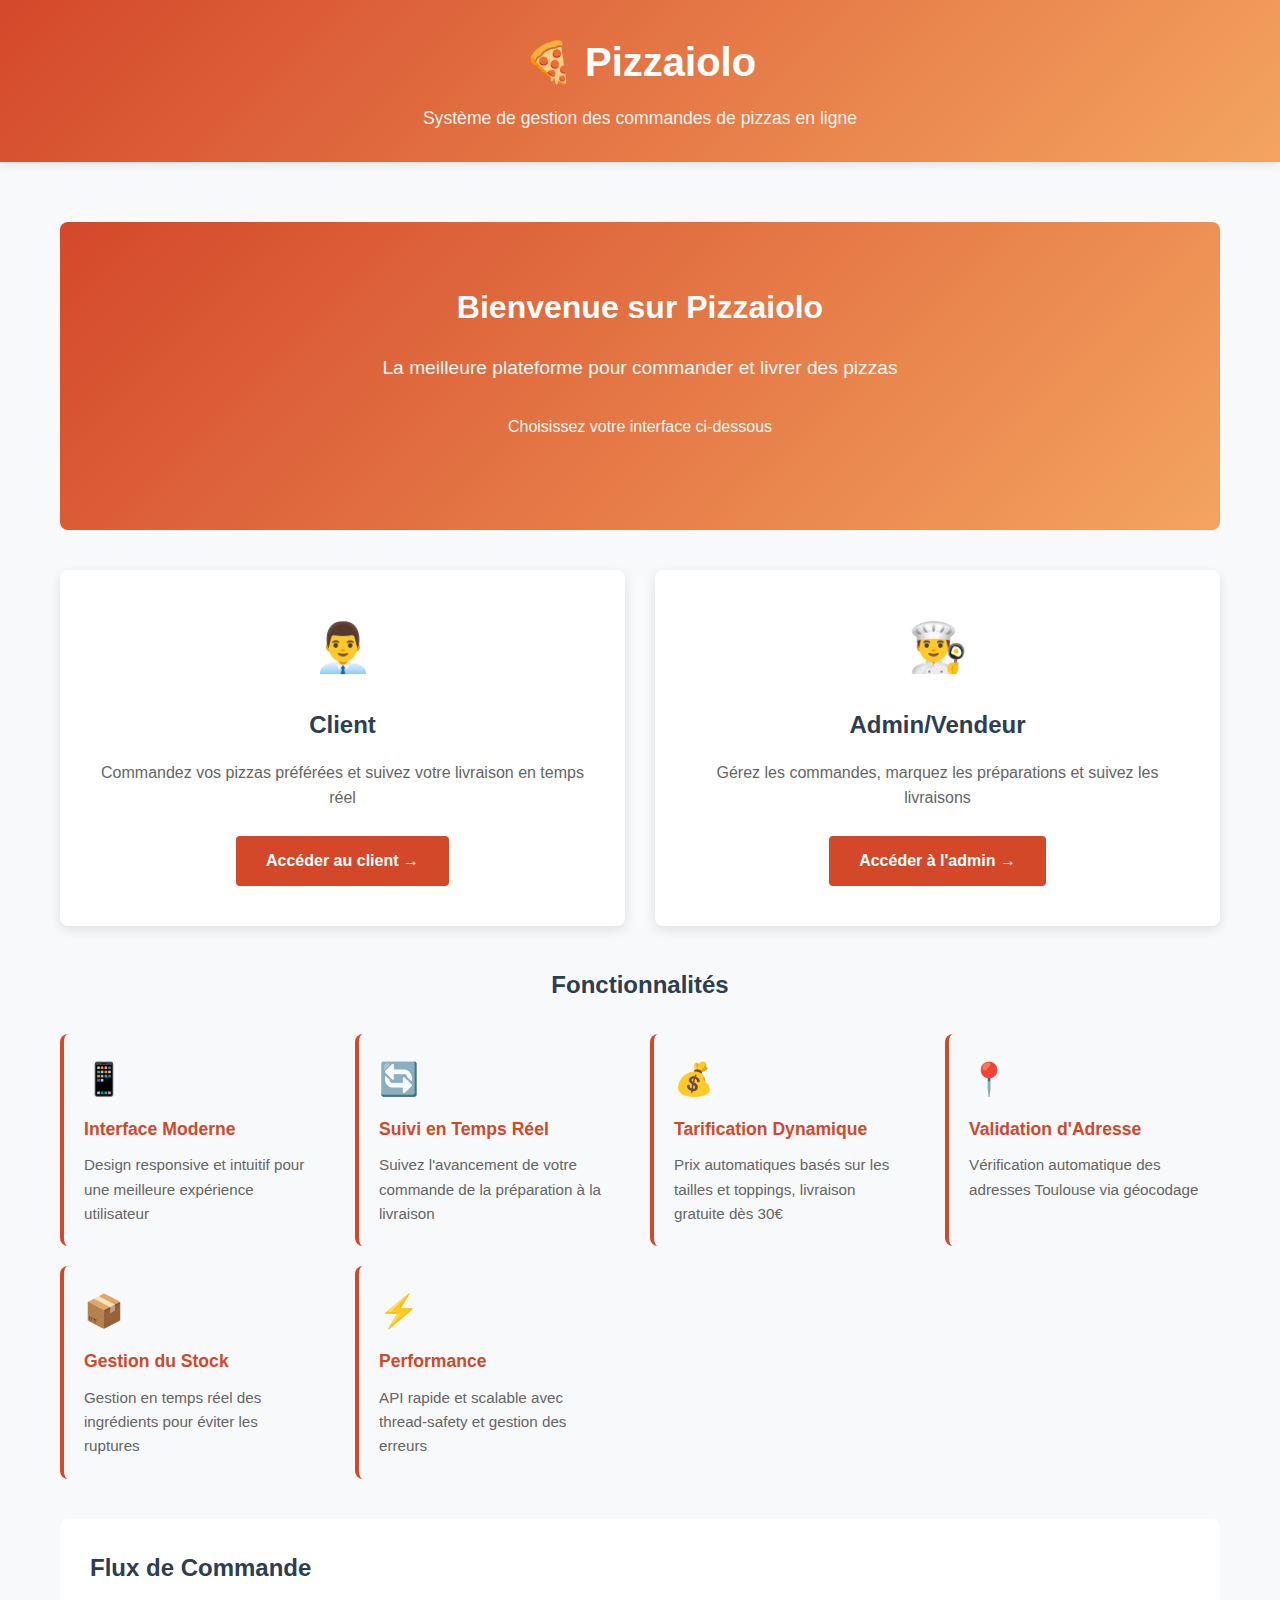
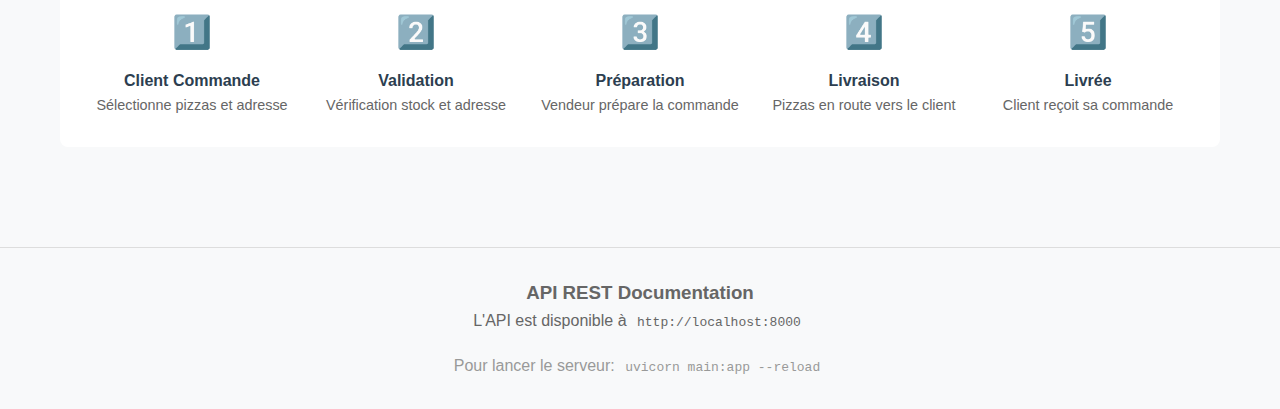
<file: static/index.html>
<!DOCTYPE html>
<html lang="fr">
<head>
    <meta charset="UTF-8">
    <meta name="viewport" content="width=device-width, initial-scale=1.0">
    <title>Pizzaiolo - Accueil</title>
    <link rel="stylesheet" href="/static/css/style.css">
    <style>
        .hero {
            text-align: center;
            padding: 60px 20px;
            background: linear-gradient(135deg, var(--primary-color), var(--secondary-color));
            color: white;
            border-radius: 8px;
            margin-bottom: 40px;
        }

        .hero h2 {
            font-size: 2em;
            margin-bottom: 20px;
        }

        .hero p {
            font-size: 1.2em;
            margin-bottom: 30px;
            opacity: 0.95;
        }

        .links-grid {
            display: grid;
            grid-template-columns: repeat(auto-fit, minmax(300px, 1fr));
            gap: 30px;
            margin-bottom: 40px;
        }

        .link-card {
            background: white;
            border-radius: 8px;
            padding: 40px 30px;
            text-align: center;
            box-shadow: 0 4px 12px rgba(0,0,0,0.1);
            transition: all 0.3s;
        }

        .link-card:hover {
            transform: translateY(-10px);
            box-shadow: 0 8px 20px rgba(0,0,0,0.15);
        }

        .link-card-icon {
            font-size: 3em;
            margin-bottom: 20px;
        }

        .link-card h3 {
            font-size: 1.5em;
            margin-bottom: 15px;
            color: var(--dark-text);
        }

        .link-card p {
            color: #666;
            margin-bottom: 25px;
            line-height: 1.6;
        }

        .link-card a {
            display: inline-block;
            padding: 12px 30px;
            background: var(--primary-color);
            color: white;
            text-decoration: none;
            border-radius: 4px;
            font-weight: bold;
            transition: all 0.3s;
        }

        .link-card a:hover {
            background-color: #c13d22;
            transform: scale(1.05);
        }

        .features {
            display: grid;
            grid-template-columns: repeat(auto-fit, minmax(250px, 1fr));
            gap: 20px;
            margin-bottom: 40px;
        }

        .feature {
            padding: 20px;
            background: var(--light-bg);
            border-radius: 8px;
            border-left: 4px solid var(--primary-color);
        }

        .feature-icon {
            font-size: 2em;
            margin-bottom: 10px;
        }

        .feature h4 {
            font-size: 1.1em;
            margin-bottom: 10px;
            color: var(--primary-color);
        }

        .feature p {
            color: #666;
            font-size: 0.95em;
        }

        .footer {
            text-align: center;
            padding: 30px 20px;
            background: var(--light-bg);
            border-top: 1px solid var(--border-color);
            margin-top: 40px;
            color: #666;
        }
    </style>
</head>
<body>
    <header>
        <h1>🍕 Pizzaiolo</h1>
        <p>Système de gestion des commandes de pizzas en ligne</p>
    </header>

    <div class="container">
        <div class="hero">
            <h2>Bienvenue sur Pizzaiolo</h2>
            <p>La meilleure plateforme pour commander et livrer des pizzas</p>
            <p style="font-size: 1em;">Choisissez votre interface ci-dessous</p>
        </div>

        <div class="links-grid">
            <div class="link-card">
                <div class="link-card-icon">👨‍💼</div>
                <h3>Client</h3>
                <p>Commandez vos pizzas préférées et suivez votre livraison en temps réel</p>
                <a href="/static/client.html">Accéder au client →</a>
            </div>

            <div class="link-card">
                <div class="link-card-icon">👨‍🍳</div>
                <h3>Admin/Vendeur</h3>
                <p>Gérez les commandes, marquez les préparations et suivez les livraisons</p>
                <a href="/static/admin.html">Accéder à l'admin →</a>
            </div>
        </div>

        <div style="margin-bottom: 40px;">
            <h2 style="margin-bottom: 30px; text-align: center;">Fonctionnalités</h2>
            <div class="features">
                <div class="feature">
                    <div class="feature-icon">📱</div>
                    <h4>Interface Moderne</h4>
                    <p>Design responsive et intuitif pour une meilleure expérience utilisateur</p>
                </div>

                <div class="feature">
                    <div class="feature-icon">🔄</div>
                    <h4>Suivi en Temps Réel</h4>
                    <p>Suivez l'avancement de votre commande de la préparation à la livraison</p>
                </div>

                <div class="feature">
                    <div class="feature-icon">💰</div>
                    <h4>Tarification Dynamique</h4>
                    <p>Prix automatiques basés sur les tailles et toppings, livraison gratuite dès 30€</p>
                </div>

                <div class="feature">
                    <div class="feature-icon">📍</div>
                    <h4>Validation d'Adresse</h4>
                    <p>Vérification automatique des adresses Toulouse via géocodage</p>
                </div>

                <div class="feature">
                    <div class="feature-icon">📦</div>
                    <h4>Gestion du Stock</h4>
                    <p>Gestion en temps réel des ingrédients pour éviter les ruptures</p>
                </div>

                <div class="feature">
                    <div class="feature-icon">⚡</div>
                    <h4>Performance</h4>
                    <p>API rapide et scalable avec thread-safety et gestion des erreurs</p>
                </div>
            </div>
        </div>

        <div style="background: white; padding: 30px; border-radius: 8px; margin-bottom: 40px;">
            <h2 style="margin-bottom: 20px;">Flux de Commande</h2>
            <div style="display: grid; grid-template-columns: repeat(auto-fit, minmax(200px, 1fr)); gap: 20px;">
                <div style="text-align: center;">
                    <div style="font-size: 2em; margin-bottom: 10px;">1️⃣</div>
                    <strong>Client Commande</strong>
                    <p style="color: #666; font-size: 0.9em;">Sélectionne pizzas et adresse</p>
                </div>
                <div style="text-align: center;">
                    <div style="font-size: 2em; margin-bottom: 10px;">2️⃣</div>
                    <strong>Validation</strong>
                    <p style="color: #666; font-size: 0.9em;">Vérification stock et adresse</p>
                </div>
                <div style="text-align: center;">
                    <div style="font-size: 2em; margin-bottom: 10px;">3️⃣</div>
                    <strong>Préparation</strong>
                    <p style="color: #666; font-size: 0.9em;">Vendeur prépare la commande</p>
                </div>
                <div style="text-align: center;">
                    <div style="font-size: 2em; margin-bottom: 10px;">4️⃣</div>
                    <strong>Livraison</strong>
                    <p style="color: #666; font-size: 0.9em;">Pizzas en route vers le client</p>
                </div>
                <div style="text-align: center;">
                    <div style="font-size: 2em; margin-bottom: 10px;">5️⃣</div>
                    <strong>Livrée</strong>
                    <p style="color: #666; font-size: 0.9em;">Client reçoit sa commande</p>
                </div>
            </div>
        </div>
    </div>

    <div class="footer">
        <h3>API REST Documentation</h3>
        <p>L'API est disponible à <code style="background: var(--light-bg); padding: 2px 6px; border-radius: 3px;">http://localhost:8000</code></p>
        <p style="margin-top: 20px; color: #999;">
            Pour lancer le serveur: <code style="background: var(--light-bg); padding: 2px 6px; border-radius: 3px;">uvicorn main:app --reload</code>
        </p>
    </div>
</body>
</html>
</file>
<file: static/css/style.css>
* {
    margin: 0;
    padding: 0;
    box-sizing: border-box;
}

:root {
    --primary-color: #d4482a;
    --secondary-color: #f4a460;
    --success-color: #27ae60;
    --warning-color: #f39c12;
    --danger-color: #e74c3c;
    --info-color: #3498db;
    --light-bg: #f8f9fa;
    --dark-text: #2c3e50;
    --border-color: #ddd;
}

body {
    font-family: 'Segoe UI', Tahoma, Geneva, Verdana, sans-serif;
    color: var(--dark-text);
    background-color: var(--light-bg);
    line-height: 1.6;
}

.container {
    max-width: 1200px;
    margin: 0 auto;
    padding: 20px;
}

header {
    background: linear-gradient(135deg, var(--primary-color), var(--secondary-color));
    color: white;
    padding: 30px 20px;
    text-align: center;
    box-shadow: 0 2px 10px rgba(0,0,0,0.1);
    margin-bottom: 40px;
}

header h1 {
    font-size: 2.5em;
    margin-bottom: 10px;
}

header p {
    font-size: 1.1em;
    opacity: 0.9;
}

.nav-tabs {
    display: flex;
    gap: 10px;
    margin-bottom: 30px;
    border-bottom: 2px solid var(--border-color);
}

.nav-tabs button {
    padding: 12px 25px;
    border: none;
    background: none;
    cursor: pointer;
    font-size: 1em;
    color: var(--dark-text);
    border-bottom: 3px solid transparent;
    transition: all 0.3s;
}

.nav-tabs button.active {
    color: var(--primary-color);
    border-bottom-color: var(--primary-color);
    font-weight: bold;
}

.nav-tabs button:hover {
    color: var(--primary-color);
}

/* Cards */
.card {
    background: white;
    border-radius: 8px;
    padding: 25px;
    margin-bottom: 20px;
    box-shadow: 0 2px 8px rgba(0,0,0,0.1);
}

.card-title {
    font-size: 1.5em;
    margin-bottom: 15px;
    color: var(--dark-text);
    border-bottom: 2px solid var(--border-color);
    padding-bottom: 10px;
}

/* Forms */
.form-group {
    margin-bottom: 20px;
}

label {
    display: block;
    margin-bottom: 8px;
    font-weight: 500;
    color: var(--dark-text);
}

input[type="text"],
input[type="number"],
input[type="email"],
select,
textarea {
    width: 100%;
    padding: 12px;
    border: 1px solid var(--border-color);
    border-radius: 4px;
    font-size: 1em;
    transition: border-color 0.3s;
}

input[type="text"]:focus,
input[type="number"]:focus,
input[type="email"]:focus,
select:focus,
textarea:focus {
    outline: none;
    border-color: var(--primary-color);
    box-shadow: 0 0 5px rgba(212, 72, 42, 0.2);
}

/* Buttons */
button, .btn {
    padding: 12px 25px;
    border: none;
    border-radius: 4px;
    cursor: pointer;
    font-size: 1em;
    font-weight: 500;
    transition: all 0.3s;
    display: inline-block;
    text-decoration: none;
}

.btn-primary {
    background-color: var(--primary-color);
    color: white;
}

.btn-primary:hover {
    background-color: #c13d22;
    transform: translateY(-2px);
    box-shadow: 0 4px 12px rgba(212, 72, 42, 0.3);
}

.btn-secondary {
    background-color: var(--secondary-color);
    color: white;
}

.btn-secondary:hover {
    background-color: #e68f47;
}

.btn-success {
    background-color: var(--success-color);
    color: white;
}

.btn-success:hover {
    background-color: #229954;
}

.btn-warning {
    background-color: var(--warning-color);
    color: white;
}

.btn-warning:hover {
    background-color: #e67e22;
}

.btn-danger {
    background-color: var(--danger-color);
    color: white;
}

.btn-danger:hover {
    background-color: #c0392b;
}

.btn-info {
    background-color: var(--info-color);
    color: white;
}

.btn-info:hover {
    background-color: #2980b9;
}

.btn-small {
    padding: 8px 15px;
    font-size: 0.9em;
}

.btn-block {
    width: 100%;
}

/* Status badge */
.badge {
    display: inline-block;
    padding: 6px 12px;
    border-radius: 20px;
    font-size: 0.85em;
    font-weight: bold;
}

.badge-pending {
    background-color: #ecf0f1;
    color: var(--dark-text);
}

.badge-preparing {
    background-color: #fff3cd;
    color: #856404;
}

.badge-ready {
    background-color: #cfe2ff;
    color: #084298;
}

.badge-in-delivery {
    background-color: #fff3cd;
    color: #856404;
}

.badge-delivered {
    background-color: #d1e7dd;
    color: #0f5132;
}

.badge-cancelled {
    background-color: #f8d7da;
    color: #842029;
}

/* Progress bar */
.progress-bar {
    width: 100%;
    height: 8px;
    background-color: #e0e0e0;
    border-radius: 4px;
    overflow: hidden;
    margin: 15px 0;
}

.progress-fill {
    height: 100%;
    background: linear-gradient(90deg, var(--primary-color), var(--secondary-color));
    transition: width 0.3s ease;
    display: flex;
    align-items: center;
    justify-content: center;
    color: white;
    font-size: 0.8em;
    font-weight: bold;
}

/* Flex utilities */
.flex-row {
    display: flex;
    gap: 15px;
    flex-wrap: wrap;
}

.flex-col {
    display: flex;
    flex-direction: column;
    gap: 15px;
}

.w-50 {
    flex: 1;
    min-width: 300px;
}

.w-100 {
    width: 100%;
}

/* Grid for pizzas */
.pizza-grid {
    display: grid;
    grid-template-columns: repeat(auto-fill, minmax(250px, 1fr));
    gap: 20px;
    margin: 20px 0;
}

.pizza-item {
    background: white;
    border: 2px solid var(--border-color);
    border-radius: 8px;
    padding: 18px;
    transition: all 0.3s;
    cursor: pointer;
    display: flex;
    flex-direction: column;
}

.pizza-item:hover {
    border-color: var(--primary-color);
    box-shadow: 0 4px 12px rgba(212, 72, 42, 0.2);
    transform: translateY(-5px);
}

.pizza-item.selected {
    border-color: var(--primary-color);
    background-color: #fff5f3;
}

.pizza-name {
    font-size: 1.3em;
    font-weight: bold;
    margin-bottom: 10px;
    color: var(--primary-color);
}

.pizza-toppings {
    font-size: 0.9em;
    color: #666;
    margin-bottom: 15px;
    line-height: 1.4;
}

.pizza-sizes {
    display: flex;
    gap: 10px;
    margin-top: auto;
    padding-top: 15px;
    border-top: 1px solid var(--border-color);
}

.size-btn {
    flex: 1;
    padding: 10px;
    border: 2px solid var(--border-color);
    background: white;
    border-radius: 4px;
    cursor: pointer;
    transition: all 0.3s;
    font-size: 0.95em;
    font-weight: 600;
}

.size-btn:hover {
    border-color: var(--primary-color);
    background-color: rgba(212, 72, 42, 0.08);
}

.size-btn.selected {
    background-color: var(--primary-color);
    color: white;
    border-color: var(--primary-color);
}

.pizza-price {
    font-size: 1.5em;
    font-weight: bold;
    color: var(--primary-color);
    margin-bottom: 15px;
}

/* Cart */
.cart-summary {
    background: white;
    border-radius: 8px;
    padding: 20px;
    position: sticky;
    top: 20px;
}

.cart-item {
    display: flex;
    justify-content: space-between;
    align-items: center;
    padding: 10px 0;
    border-bottom: 1px solid var(--border-color);
}

.cart-item:last-child {
    border-bottom: none;
}

.cart-total {
    font-size: 1.3em;
    font-weight: bold;
    padding-top: 15px;
    margin-top: 15px;
    border-top: 2px solid var(--primary-color);
    color: var(--primary-color);
}

/* Order list */
.order-card {
    background: white;
    border-left: 4px solid var(--primary-color);
    padding: 20px;
    margin-bottom: 15px;
    border-radius: 4px;
    box-shadow: 0 2px 4px rgba(0,0,0,0.1);
}

.order-header {
    display: flex;
    justify-content: space-between;
    align-items: center;
    margin-bottom: 15px;
    flex-wrap: wrap;
    gap: 10px;
}

.order-id {
    font-size: 1.2em;
    font-weight: bold;
    color: var(--dark-text);
}

.order-customer {
    color: #666;
    font-size: 0.95em;
}

.order-details {
    display: grid;
    grid-template-columns: repeat(auto-fit, minmax(200px, 1fr));
    gap: 15px;
    margin: 15px 0;
    padding: 15px;
    background-color: var(--light-bg);
    border-radius: 4px;
}

.detail-item {
    font-size: 0.9em;
}

.detail-label {
    color: #666;
    font-weight: 500;
}

.detail-value {
    color: var(--dark-text);
    font-weight: bold;
}

.order-actions {
    display: flex;
    gap: 10px;
    margin-top: 15px;
}

.order-actions button {
    flex: 1;
}

/* Loading spinner */
.loading {
    display: inline-block;
    width: 20px;
    height: 20px;
    border: 3px solid #f3f3f3;
    border-top: 3px solid var(--primary-color);
    border-radius: 50%;
    animation: spin 1s linear infinite;
}

@keyframes spin {
    0% { transform: rotate(0deg); }
    100% { transform: rotate(360deg); }
}

/* Alert messages */
.alert {
    padding: 15px 20px;
    border-radius: 4px;
    margin-bottom: 20px;
    border-left: 4px solid;
}

.alert-success {
    background-color: #d4edda;
    color: #155724;
    border-left-color: var(--success-color);
}

.alert-error {
    background-color: #f8d7da;
    color: #721c24;
    border-left-color: var(--danger-color);
}

.alert-info {
    background-color: #d1ecf1;
    color: #0c5460;
    border-left-color: var(--info-color);
}

/* Floating Cart Bar */
.floating-cart {
    position: fixed;
    bottom: 20px;
    right: 20px;
    width: 320px;
    background: white;
    border: 2px solid var(--primary-color);
    border-radius: 12px;
    box-shadow: 0 4px 20px rgba(212, 72, 42, 0.2);
    z-index: 100;
    overflow: hidden;
    animation: slideInRight 0.3s ease;
}

@keyframes slideInRight {
    from {
        transform: translateX(350px);
        opacity: 0;
    }
    to {
        transform: translateX(0);
        opacity: 1;
    }
}

.floating-cart-header {
    background: linear-gradient(135deg, var(--primary-color), var(--secondary-color));
    color: white;
    padding: 12px 15px;
    font-weight: bold;
    display: flex;
    justify-content: space-between;
    align-items: center;
}

.cart-badge {
    background: rgba(255,255,255,0.3);
    padding: 2px 8px;
    border-radius: 12px;
    font-size: 0.9em;
    font-weight: bold;
}

.floating-cart-items {
    max-height: 200px;
    overflow-y: auto;
    padding: 10px;
    border-bottom: 1px solid var(--border-color);
}

.floating-cart-item {
    padding: 8px;
    background: var(--light-bg);
    border-radius: 6px;
    margin-bottom: 8px;
    font-size: 0.9em;
    display: flex;
    justify-content: space-between;
    align-items: center;
}

.floating-cart-item-price {
    font-weight: bold;
    color: var(--primary-color);
}

.floating-cart-summary {
    padding: 12px 15px;
}

.summary-row {
    display: flex;
    justify-content: space-between;
    padding: 6px 0;
    font-size: 0.9em;
    border-bottom: 1px solid var(--border-color);
}

.summary-row.total {
    border-bottom: none;
    font-weight: bold;
    font-size: 1.05em;
    color: var(--primary-color);
    padding: 8px 0;
}

/* Modal Styles */
.modal {
    position: fixed;
    top: 0;
    left: 0;
    right: 0;
    bottom: 0;
    background: rgba(0, 0, 0, 0.5);
    display: flex;
    justify-content: center;
    align-items: center;
    z-index: 200;
    animation: fadeIn 0.3s ease;
}

@keyframes fadeIn {
    from { opacity: 0; }
    to { opacity: 1; }
}

.modal-content {
    background: white;
    border-radius: 12px;
    max-width: 500px;
    max-height: 70vh;
    overflow-y: auto;
    box-shadow: 0 10px 40px rgba(0,0,0,0.2);
    animation: slideDown 0.3s ease;
}

@keyframes slideDown {
    from {
        transform: translateY(-30px);
        opacity: 0;
    }
    to {
        transform: translateY(0);
        opacity: 1;
    }
}

.modal-header {
    display: flex;
    justify-content: space-between;
    align-items: center;
    padding: 20px;
    border-bottom: 1px solid var(--border-color);
    background: var(--light-bg);
}

.modal-header h2 {
    margin: 0;
    font-size: 1.5em;
}

.modal-close {
    background: none;
    border: none;
    font-size: 28px;
    cursor: pointer;
    color: #999;
    padding: 0;
    width: 32px;
    height: 32px;
    display: flex;
    align-items: center;
    justify-content: center;
}

.modal-close:hover {
    color: var(--primary-color);
}

.modal-body {
    padding: 15px;
    max-height: calc(70vh - 120px);
    overflow-y: auto;
}

.modal-footer {
    display: flex;
    gap: 10px;
    padding: 15px;
    border-top: 1px solid var(--border-color);
    justify-content: flex-end;
    position: sticky;
    bottom: 0;
    background: white;
}

.toppings-grid {
    display: grid;
    grid-template-columns: repeat(2, 1fr);
    gap: 10px;
    margin-top: 10px;
}

.topping-option {
    display: flex;
    align-items: center;
    padding: 8px 10px;
    border: 1px solid var(--border-color);
    border-radius: 4px;
    cursor: pointer;
    transition: all 0.2s;
    font-size: 0.9em;
    background: white;
}

.topping-option:hover {
    border-color: var(--primary-color);
    background: rgba(212, 72, 42, 0.05);
}

.topping-option input[type="checkbox"] {
    margin-right: 6px;
    cursor: pointer;
    width: 14px;
    height: 14px;
}

.topping-option.selected {
    border-color: var(--primary-color);
    background: rgba(212, 72, 42, 0.1);
}

.w-65 {
    flex: 0 0 65%;
    min-width: 0;
}

.w-35 {
    flex: 0 0 35%;
    min-width: 0;
}

/* Responsive */
@media (max-width: 768px) {
    header h1 {
        font-size: 1.8em;
    }

    .flex-row {
        flex-direction: column;
    }

    .w-50 {
        min-width: 100%;
    }

    .pizza-grid {
        grid-template-columns: 1fr;
    }

    .cart-summary {
        position: static;
        margin-top: 20px;
    }

    .nav-tabs {
        flex-wrap: wrap;
    }
}

/* Hidden */
.hidden {
    display: none !important;
}

/* NEW: Pizza card structure */
.pizza-header {
    margin-bottom: 15px;
    padding-bottom: 10px;
    border-bottom: 2px solid var(--border-color);
}

.pizza-name {
    font-size: 1.3em;
    font-weight: bold;
    color: var(--dark-text);
    margin-bottom: 5px;
}

.pizza-toppings-base {
    font-size: 0.85em;
    color: #666;
    font-style: italic;
}

/* Selected toppings display */
.pizza-selected-toppings {
    margin: 10px 0;
    padding: 8px;
    background: rgba(212, 72, 42, 0.05);
    border-radius: 6px;
}

.toppings-label {
    font-size: 0.9em;
    font-weight: 600;
    color: #333;
    margin-bottom: 8px;
}

.toppings-chips {
    display: flex;
    flex-wrap: wrap;
    gap: 6px;
}

.chip {
    display: inline-block;
    background: var(--primary-color);
    color: white;
    padding: 4px 10px;
    border-radius: 16px;
    font-size: 0.85em;
}

/* Pizza actions section */
.pizza-actions {
    margin: 12px 0;
    padding: 10px 0;
    text-align: center;
}

.pizza-actions .btn {
    width: 100%;
}
</file>
